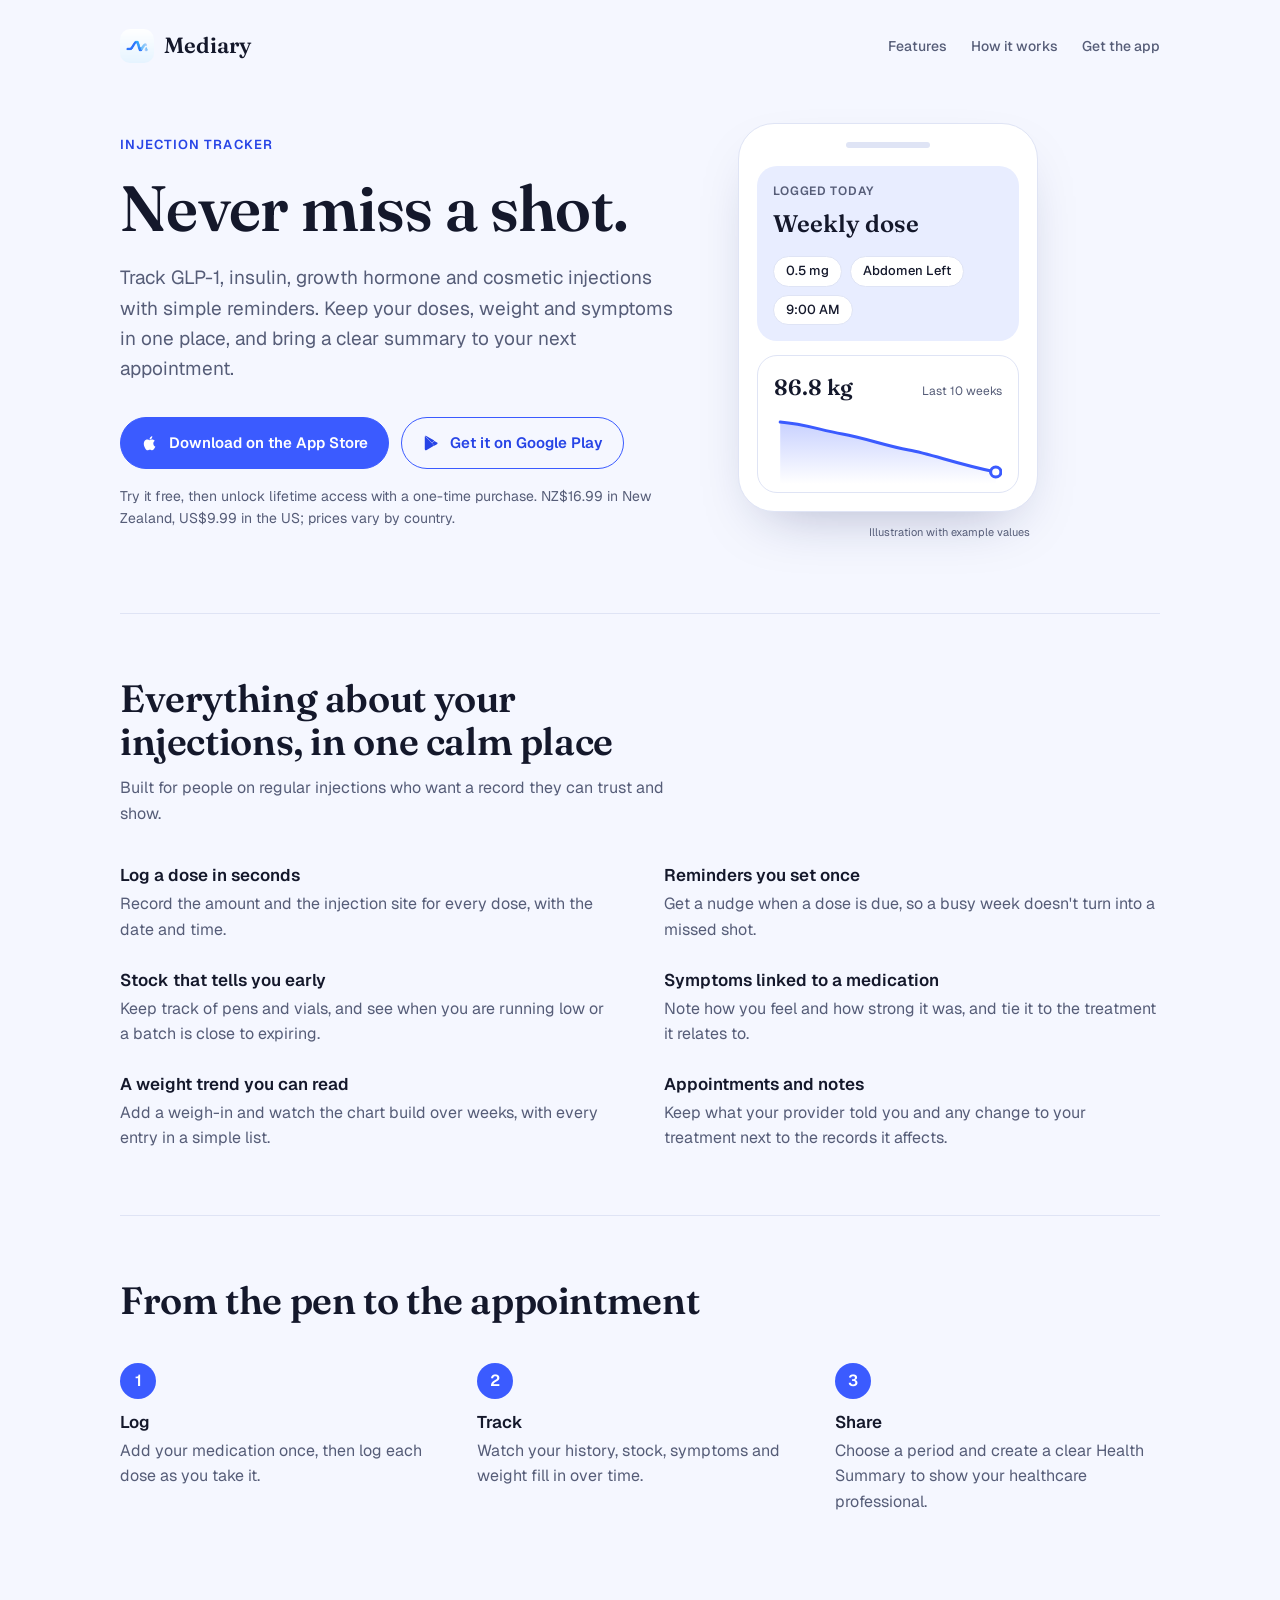
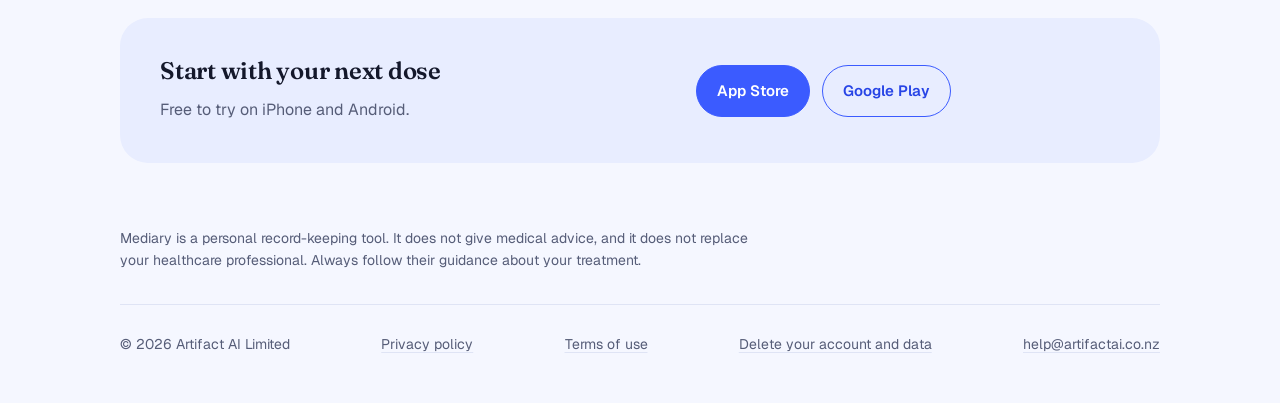
<file: index.html>
<!doctype html>
<html lang="en">
<head>
<meta charset="utf-8">
<meta name="viewport" content="width=device-width, initial-scale=1">
<meta name="description" content="Never miss a shot. Track GLP-1, insulin, growth hormone and cosmetic injections with simple reminders. Free to try on iPhone and Android.">
<link rel="canonical" href="https://artifactai-hub.github.io/mediary-legal/">
<meta property="og:url" content="https://artifactai-hub.github.io/mediary-legal/">
<meta property="og:type" content="website">
<meta property="og:title" content="Mediary: Injection Tracker">
<meta property="og:description" content="Log doses, track weight and symptoms, and share a clear summary with your healthcare professional.">
<meta name="theme-color" content="#3B5BFF">
<link rel="icon" type="image/png" href="assets/favicon.png">
<link rel="apple-touch-icon" href="assets/apple-touch-icon.png">
<title>Mediary</title>
<link rel="stylesheet" href="https://fonts.googleapis.com/css2?family=Fraunces:opsz,wght@9..144,500;9..144,600&family=Geist:wght@400;500;600&display=swap">
<style>
  /* Layout concept: asymmetric hero (text left, phone right), then a plain two-column feature list, a three-step strip, and one download band. */
  :root {
    --bg: #F5F7FF;
    --surface: #FFFFFF;
    --fg: #14182B;
    --muted: #565D78;
    --line: #DFE4F5;
    --accent: #3B5BFF;
    --accent-strong: #2744E6;
    --on-accent: #FFFFFF;
    --soft: #E8EDFF;
    --display: "Fraunces", Georgia, "Times New Roman", serif;
    --body: "Geist", system-ui, -apple-system, "Segoe UI", Roboto, sans-serif;
  }
  @media (prefers-color-scheme: dark) {
    :root:not([data-theme="light"]) {
      --bg: #0E1220;
      --surface: #171C2F;
      --fg: #EDEFFA;
      --muted: #A0A8C8;
      --line: #272D47;
      --accent: #8095FF;
      --accent-strong: #A3B3FF;
      --on-accent: #0E1220;
      --soft: #1D2440;
      color-scheme: dark;
    }
  }
  :root[data-theme="dark"] {
    --bg: #0E1220;
    --surface: #171C2F;
    --fg: #EDEFFA;
    --muted: #A0A8C8;
    --line: #272D47;
    --accent: #8095FF;
    --accent-strong: #A3B3FF;
    --on-accent: #0E1220;
    --soft: #1D2440;
    color-scheme: dark;
  }

  * { box-sizing: border-box; }
  body {
    background: var(--bg);
    color: var(--fg);
    font-family: var(--body);
    font-size: 16px;
    line-height: 1.6;
    padding-left: max(16px, env(safe-area-inset-left, 0px));
    padding-right: max(16px, env(safe-area-inset-right, 0px));
    padding-block: 0;
  }
  a { color: inherit; }
  .wrap { max-width: 1040px; margin: 0 auto; }
  h1, h2, h3 { font-family: var(--display); font-weight: 600; line-height: 1.12; margin: 0; text-wrap: balance; letter-spacing: -0.01em; }
  p { margin: 0; }

  header.top { display: flex; align-items: center; justify-content: space-between; gap: 16px; padding-block: 20px; }
  .brand { display: inline-flex; align-items: center; gap: 10px; text-decoration: none; font-family: var(--display); font-weight: 600; font-size: 22px; }
  .brand .icon { width: 34px; height: 34px; border-radius: 10px; display: block; }
  nav.top a { text-decoration: none; color: var(--muted); font-size: 14px; font-weight: 500; margin-left: 20px; }
  nav.top a:hover { color: var(--fg); }

  .hero { display: grid; grid-template-columns: 1.15fr 0.85fr; gap: 48px; align-items: center; padding-block: 40px 72px; }
  .hero > * { min-width: 0; }
  .eyebrow { font-size: 13px; font-weight: 600; letter-spacing: 0.08em; text-transform: uppercase; color: var(--accent-strong); margin-bottom: 16px; }
  .hero h1 { font-size: clamp(40px, 7vw, 64px); }
  .lede { font-size: 19px; color: var(--muted); max-width: 34em; margin-top: 20px; }
  .stores { display: flex; flex-wrap: wrap; gap: 12px; margin-top: 32px; }
  .btn { display: inline-flex; align-items: center; gap: 10px; padding: 13px 20px; border-radius: 999px; font-weight: 600; font-size: 15px; text-decoration: none; border: 1.5px solid var(--accent); }
  .btn.primary { background: var(--accent); color: var(--on-accent); }
  .btn.ghost { color: var(--accent-strong); background: transparent; }
  .btn:hover { filter: brightness(0.95); }
  .btn:focus-visible, nav.top a:focus-visible, .foot a:focus-visible { outline: 3px solid var(--accent); outline-offset: 3px; }
  .btn svg { width: 18px; height: 18px; fill: currentColor; flex: none; }
  .price-note { margin-top: 16px; font-size: 14px; color: var(--muted); }

  .phone { justify-self: center; width: min(100%, 300px); background: var(--surface); border: 1px solid var(--line); border-radius: 36px; padding: 18px; box-shadow: 0 24px 60px -28px rgba(20, 30, 90, 0.35); }
  .phone .bar { width: 84px; height: 6px; border-radius: 3px; background: var(--line); margin: 0 auto 18px; }
  .dose { background: var(--soft); border-radius: 20px; padding: 16px; }
  .dose .label { font-size: 12px; font-weight: 600; letter-spacing: 0.06em; text-transform: uppercase; color: var(--muted); }
  .dose .name { font-family: var(--display); font-size: 24px; font-weight: 600; margin-top: 4px; }
  .dose .meta { display: flex; gap: 8px; flex-wrap: wrap; margin-top: 12px; }
  .chip { background: var(--surface); border: 1px solid var(--line); border-radius: 999px; padding: 4px 12px; font-size: 13px; font-weight: 500; }
  .weight { margin-top: 14px; border: 1px solid var(--line); border-radius: 20px; padding: 14px 16px 8px; }
  .weight .row { display: flex; justify-content: space-between; align-items: baseline; }
  .weight .big { font-family: var(--display); font-size: 22px; font-weight: 600; }
  .weight .when { font-size: 12px; color: var(--muted); }
  .weight svg { display: block; width: 100%; height: 72px; margin-top: 6px; }
  .illus { text-align: center; font-size: 11px; color: var(--muted); margin-top: 12px; }

  section { padding-block: 64px; border-top: 1px solid var(--line); }
  section h2 { font-size: clamp(28px, 4.5vw, 38px); max-width: 18em; }
  .sub { color: var(--muted); max-width: 36em; margin-top: 12px; }

  .features { display: grid; grid-template-columns: 1fr 1fr; gap: 28px 48px; margin-top: 40px; }
  .features > div { min-width: 0; }
  .features h3 { font-family: var(--body); font-size: 17px; font-weight: 600; letter-spacing: 0; }
  .features p { color: var(--muted); margin-top: 6px; }

  .steps { counter-reset: step; display: grid; grid-template-columns: repeat(3, 1fr); gap: 32px; margin-top: 40px; list-style: none; padding: 0; }
  .steps li { counter-increment: step; min-width: 0; }
  .steps li::before { content: counter(step); display: grid; place-items: center; width: 36px; height: 36px; border-radius: 50%; background: var(--accent); color: var(--on-accent); font-weight: 600; margin-bottom: 14px; }
  .steps h3 { font-family: var(--body); font-size: 17px; font-weight: 600; letter-spacing: 0; }
  .steps p { color: var(--muted); margin-top: 6px; }

  .band { background: var(--soft); border-radius: 28px; padding: 40px; display: grid; grid-template-columns: 1.2fr 1fr; gap: 28px; align-items: center; border-top: 0; margin-block: 24px 64px; }
  .band > * { min-width: 0; }
  .band .stores { margin-top: 0; justify-content: flex-start; }

  .care { font-size: 14px; color: var(--muted); max-width: 46em; margin-bottom: 32px; }
  .foot { display: flex; flex-wrap: wrap; gap: 12px 24px; justify-content: space-between; font-size: 14px; color: var(--muted); padding-block: 28px 40px; border-top: 1px solid var(--line); }
  .foot a { text-decoration-color: var(--line); text-underline-offset: 3px; }

  @media (max-width: 760px) {
    .hero { grid-template-columns: 1fr; gap: 36px; padding-block: 24px 48px; }
    .features, .steps, .band { grid-template-columns: 1fr; }
    .band { padding: 28px 22px; }
    nav.top a:not(.keep) { display: none; }
  }
  @media (prefers-reduced-motion: no-preference) {
    .btn { transition: filter 0.15s ease; }
  }
</style>
</head>
<body>
<div class="wrap">
  <header class="top">
    <a class="brand" href="#top" aria-label="Mediary">
      <img class="icon" src="assets/app-icon.png" alt="" width="34" height="34">
      Mediary
    </a>
    <nav class="top" aria-label="Page">
      <a href="#features">Features</a>
      <a href="#how">How it works</a>
      <a class="keep" href="#get">Get the app</a>
    </nav>
  </header>

  <main id="top">
    <div class="hero">
      <div>
        <p class="eyebrow">Injection tracker</p>
        <h1>Never miss a shot.</h1>
        <p class="lede">Track GLP-1, insulin, growth hormone and cosmetic injections with simple reminders. Keep your doses, weight and symptoms in one place, and bring a clear summary to your next appointment.</p>
        <div class="stores" id="get">
          <a class="btn primary" href="https://apps.apple.com/us/app/mediary/id6821544844" target="_blank" rel="noopener">
            <svg viewBox="0 0 24 24" aria-hidden="true"><path d="M16.4 12.6c0-2.3 1.9-3.4 2-3.5-1.1-1.6-2.8-1.8-3.4-1.8-1.4-.1-2.8.9-3.5.9-.7 0-1.9-.8-3.1-.8-1.6 0-3.1.9-3.9 2.4-1.7 2.9-.4 7.2 1.2 9.5.8 1.2 1.7 2.4 3 2.4 1.2 0 1.6-.8 3.1-.8s1.8.8 3.1.8c1.3 0 2.1-1.2 2.9-2.3.9-1.3 1.3-2.6 1.3-2.7-.1 0-2.7-1-2.7-4.1zM14.1 5.9c.6-.8 1.1-1.9 1-3-.9 0-2.1.6-2.7 1.4-.6.7-1.1 1.8-1 2.9 1.1.1 2.1-.5 2.7-1.3z"/></svg>
            Download on the App Store
          </a>
          <a class="btn ghost" href="https://play.google.com/store/apps/details?id=nz.co.artifactai.mediary" target="_blank" rel="noopener">
            <svg viewBox="0 0 24 24" aria-hidden="true"><path d="M4.2 2.6c-.3.3-.5.8-.5 1.4v16c0 .6.2 1.1.5 1.4l.1.1 9-9v-.2l-9-9zM16.3 15.5l-3-3v-.2l3-3 .1.1 3.6 2c1 .6 1 1.5 0 2.1l-3.6 2-.1 0zM16.4 15.4l-3.1-3.1-9.1 9.1c.3.4.9.4 1.5.1l10.7-6.1zM16.4 8.6 5.7 2.5c-.6-.3-1.2-.3-1.5.1l9.1 9.1 3.1-3.1z"/></svg>
            Get it on Google Play
          </a>
        </div>
        <p class="price-note">Try it free, then unlock lifetime access with a one-time purchase. NZ$16.99 in New Zealand, US$9.99 in the US; prices vary by country.</p>
      </div>

      <div>
        <div class="phone" role="img" aria-label="Illustration of the Mediary app showing a logged dose and a weight chart">
          <div class="bar"></div>
          <div class="dose">
            <p class="label">Logged today</p>
            <p class="name">Weekly dose</p>
            <div class="meta">
              <span class="chip">0.5 mg</span>
              <span class="chip">Abdomen Left</span>
              <span class="chip">9:00 AM</span>
            </div>
          </div>
          <div class="weight">
            <div class="row"><span class="big">86.8 kg</span><span class="when">Last 10 weeks</span></div>
            <svg viewBox="0 0 220 72" preserveAspectRatio="none" aria-hidden="true">
              <defs>
                <linearGradient id="wfill" x1="0" y1="0" x2="0" y2="1">
                  <stop offset="0" style="stop-color: var(--accent); stop-opacity: 0.28"/>
                  <stop offset="1" style="stop-color: var(--accent); stop-opacity: 0"/>
                </linearGradient>
              </defs>
              <path d="M6 10 C 30 12, 44 18, 66 22 S 108 34, 130 38 S 176 52, 214 60 L 214 72 L 6 72 Z" fill="url(#wfill)"/>
              <path d="M6 10 C 30 12, 44 18, 66 22 S 108 34, 130 38 S 176 52, 214 60" fill="none" stroke="var(--accent)" stroke-width="3" stroke-linecap="round"/>
              <circle cx="214" cy="60" r="5" fill="var(--surface)" stroke="var(--accent)" stroke-width="3"/>
            </svg>
          </div>
        </div>
        <p class="illus">Illustration with example values</p>
      </div>
    </div>

    <section id="features">
      <h2>Everything about your injections, in one calm place</h2>
      <p class="sub">Built for people on regular injections who want a record they can trust and show.</p>
      <div class="features">
        <div>
          <h3>Log a dose in seconds</h3>
          <p>Record the amount and the injection site for every dose, with the date and time.</p>
        </div>
        <div>
          <h3>Reminders you set once</h3>
          <p>Get a nudge when a dose is due, so a busy week doesn't turn into a missed shot.</p>
        </div>
        <div>
          <h3>Stock that tells you early</h3>
          <p>Keep track of pens and vials, and see when you are running low or a batch is close to expiring.</p>
        </div>
        <div>
          <h3>Symptoms linked to a medication</h3>
          <p>Note how you feel and how strong it was, and tie it to the treatment it relates to.</p>
        </div>
        <div>
          <h3>A weight trend you can read</h3>
          <p>Add a weigh-in and watch the chart build over weeks, with every entry in a simple list.</p>
        </div>
        <div>
          <h3>Appointments and notes</h3>
          <p>Keep what your provider told you and any change to your treatment next to the records it affects.</p>
        </div>
      </div>
    </section>

    <section id="how">
      <h2>From the pen to the appointment</h2>
      <ol class="steps">
        <li>
          <h3>Log</h3>
          <p>Add your medication once, then log each dose as you take it.</p>
        </li>
        <li>
          <h3>Track</h3>
          <p>Watch your history, stock, symptoms and weight fill in over time.</p>
        </li>
        <li>
          <h3>Share</h3>
          <p>Choose a period and create a clear Health Summary to show your healthcare professional.</p>
        </li>
      </ol>
    </section>

    <div class="band">
      <div>
        <h2>Start with your next dose</h2>
        <p class="sub">Free to try on iPhone and Android.</p>
      </div>
      <div class="stores">
        <a class="btn primary" href="https://apps.apple.com/us/app/mediary/id6821544844" target="_blank" rel="noopener">App Store</a>
        <a class="btn ghost" href="https://play.google.com/store/apps/details?id=nz.co.artifactai.mediary" target="_blank" rel="noopener">Google Play</a>
      </div>
    </div>

    <p class="care">Mediary is a personal record-keeping tool. It does not give medical advice, and it does not replace your healthcare professional. Always follow their guidance about your treatment.</p>
  </main>

  <footer class="foot">
    <span>&copy; 2026 Artifact AI Limited</span>
    <a href="https://artifactai-hub.github.io/mediary-legal/privacy.html" target="_blank" rel="noopener">Privacy policy</a>
    <a href="https://artifactai-hub.github.io/mediary-legal/terms.html" target="_blank" rel="noopener">Terms of use</a>
    <a href="https://artifactai-hub.github.io/mediary-legal/delete-account/" target="_blank" rel="noopener">Delete your account and data</a>
    <a href="mailto:help@artifactai.co.nz">help@artifactai.co.nz</a>
  </footer>
</div>
</body>
</html>
</file>
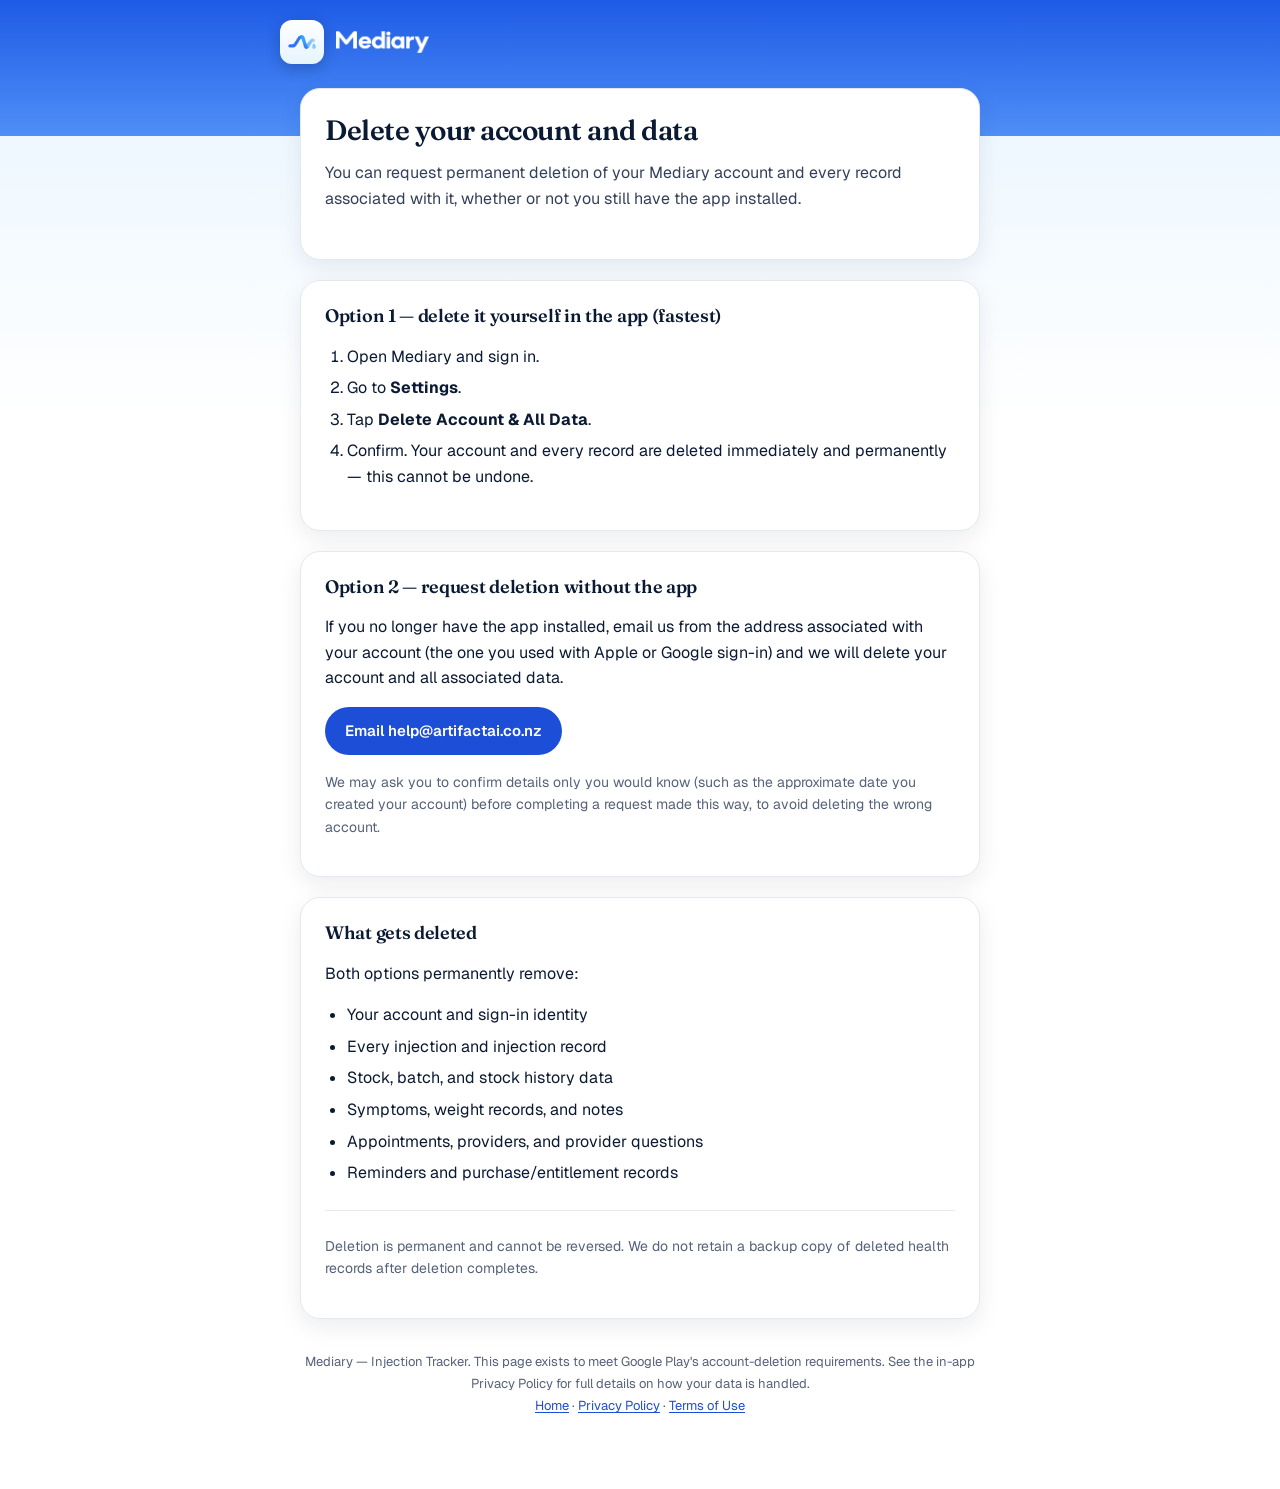
<file: delete-account/index.html>
<!doctype html>
<html lang="en">
<head>
  <meta charset="utf-8" />
  <meta name="viewport" content="width=device-width, initial-scale=1" />
  <title>Delete your Mediary account — Mediary</title>
  <link rel="preconnect" href="https://fonts.googleapis.com" />
<link rel="preconnect" href="https://fonts.gstatic.com" crossorigin />
<link href="https://fonts.googleapis.com/css2?family=Fraunces:opsz,wght@9..144,500;9..144,600&family=Geist:wght@400;500;600&display=swap" rel="stylesheet" />
<meta name="theme-color" content="#1E5BE6" />
<link rel="icon" type="image/png" href="../assets/favicon.png" />
<link rel="apple-touch-icon" href="../assets/apple-touch-icon.png" />
<link rel="stylesheet" href="../assets/style.css" />
</head>
<body>
  <header class="hero"><div class="hero-inner"><a class="brand" href="../"><img class="icon" src="../assets/app-icon.png" alt="" width="44" height="44" /><img class="wordmark" src="../assets/wordmark-white.png" alt="Mediary" /></a></div></header>
<div class="wrap">

    <div class="card">
    <h1>Delete your account and data</h1>
    <p class="subtitle">
      You can request permanent deletion of your Mediary account and every
      record associated with it, whether or not you still have the app
      installed.
    </p>
    </div>

    <div class="card">
      <h2>Option 1 — delete it yourself in the app (fastest)</h2>
      <ol>
        <li>Open Mediary and sign in.</li>
        <li>Go to <strong>Settings</strong>.</li>
        <li>Tap <strong>Delete Account &amp; All Data</strong>.</li>
        <li>Confirm. Your account and every record are deleted immediately
          and permanently — this cannot be undone.</li>
      </ol>
    </div>

    <div class="card">
      <h2>Option 2 — request deletion without the app</h2>
      <p>
        If you no longer have the app installed, email us from the address
        associated with your account (the one you used with Apple or Google
        sign-in) and we will delete your account and all associated data.
      </p>
      <p>
        <a class="button" href="mailto:help@artifactai.co.nz?subject=Account%20deletion%20request">
          Email help@artifactai.co.nz
        </a>
      </p>
      <p class="muted">
        We may ask you to confirm details only you would know (such as the
        approximate date you created your account) before completing a
        request made this way, to avoid deleting the wrong account.
      </p>
    </div>

    <div class="card">
      <h2>What gets deleted</h2>
      <p>Both options permanently remove:</p>
      <ul>
        <li>Your account and sign-in identity</li>
        <li>Every injection and injection record</li>
        <li>Stock, batch, and stock history data</li>
        <li>Symptoms, weight records, and notes</li>
        <li>Appointments, providers, and provider questions</li>
        <li>Reminders and purchase/entitlement records</li>
      </ul>
      <hr class="divider" />
      <p class="muted">
        Deletion is permanent and cannot be reversed. We do not retain a
        backup copy of deleted health records after deletion completes.
      </p>
    </div>

    <footer>
      Mediary — Injection Tracker. This page exists to meet
      Google Play's account-deletion requirements. See the in-app Privacy
      Policy for full details on how your data is handled.
      <br /><a href="../">Home</a> · <a href="../privacy.html">Privacy Policy</a> · <a href="../terms.html">Terms of Use</a>
    </footer>
  </div>
</body>
</html>
</file>
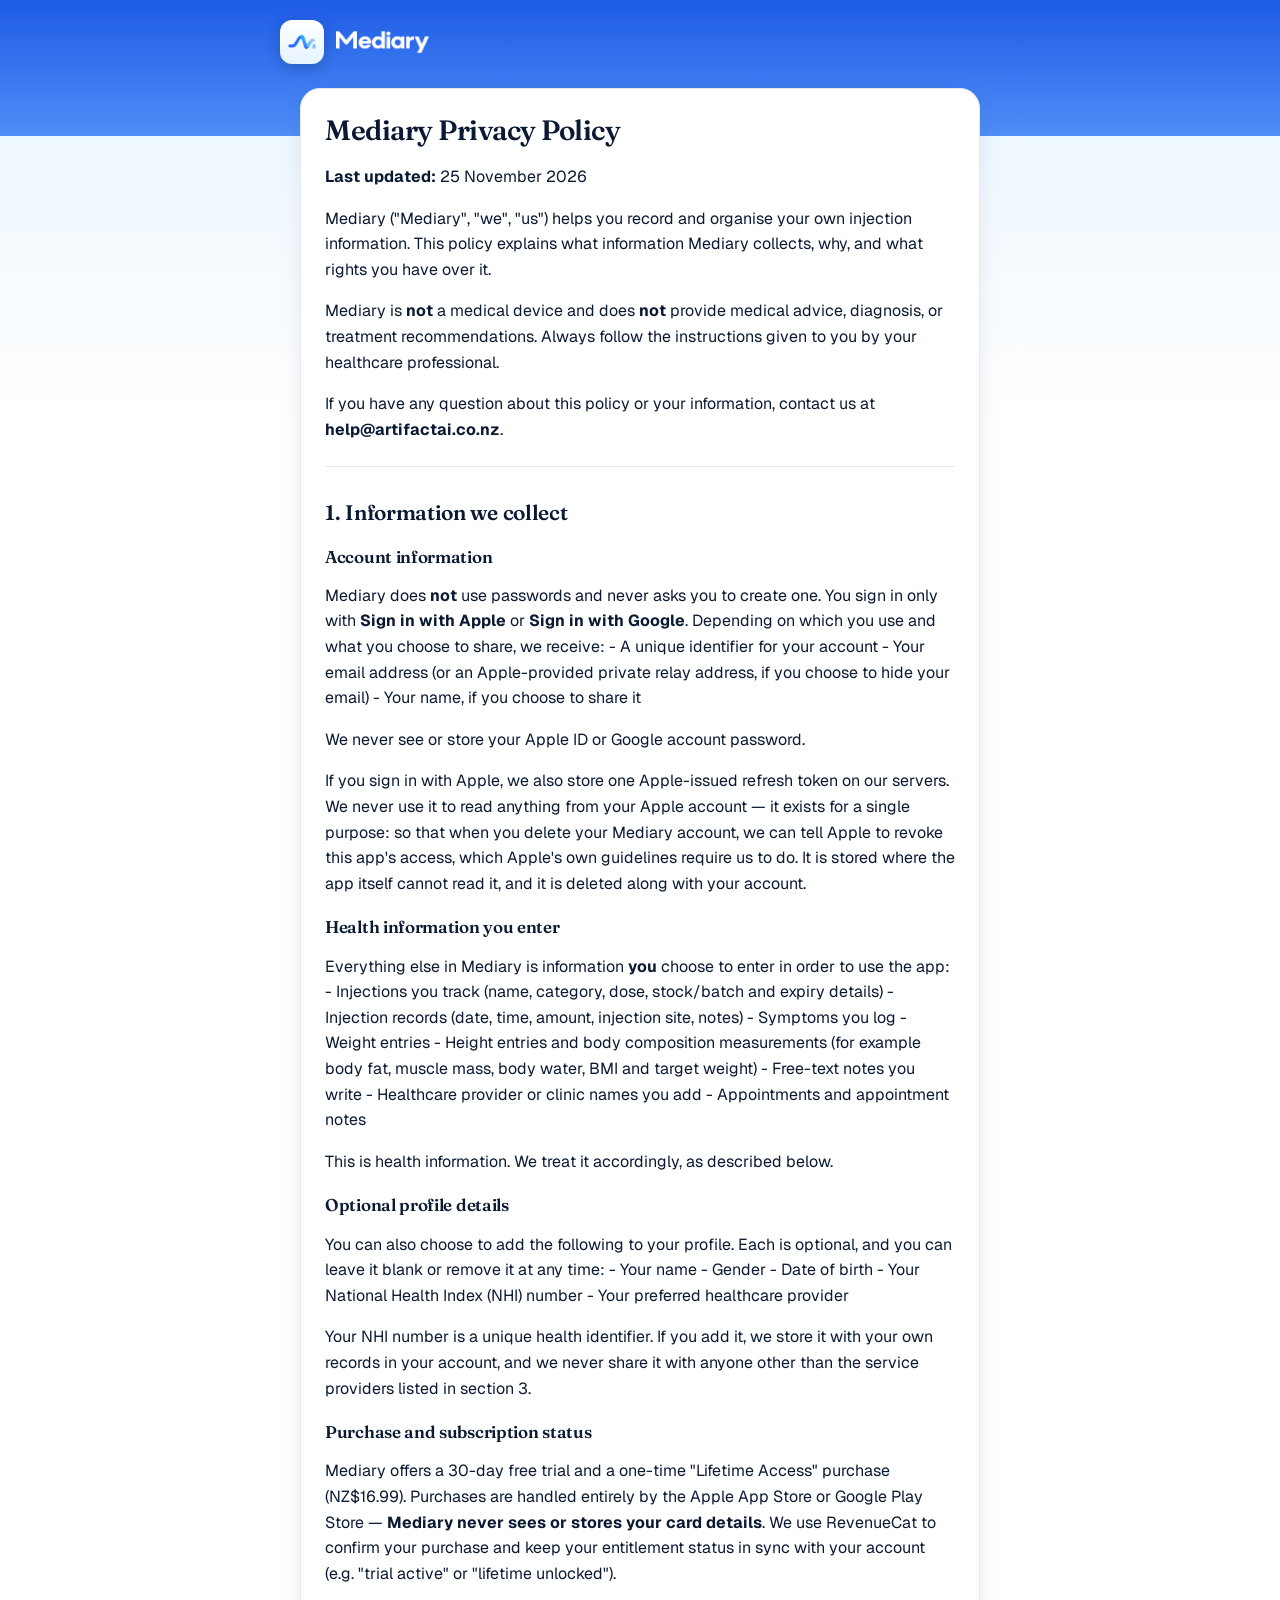
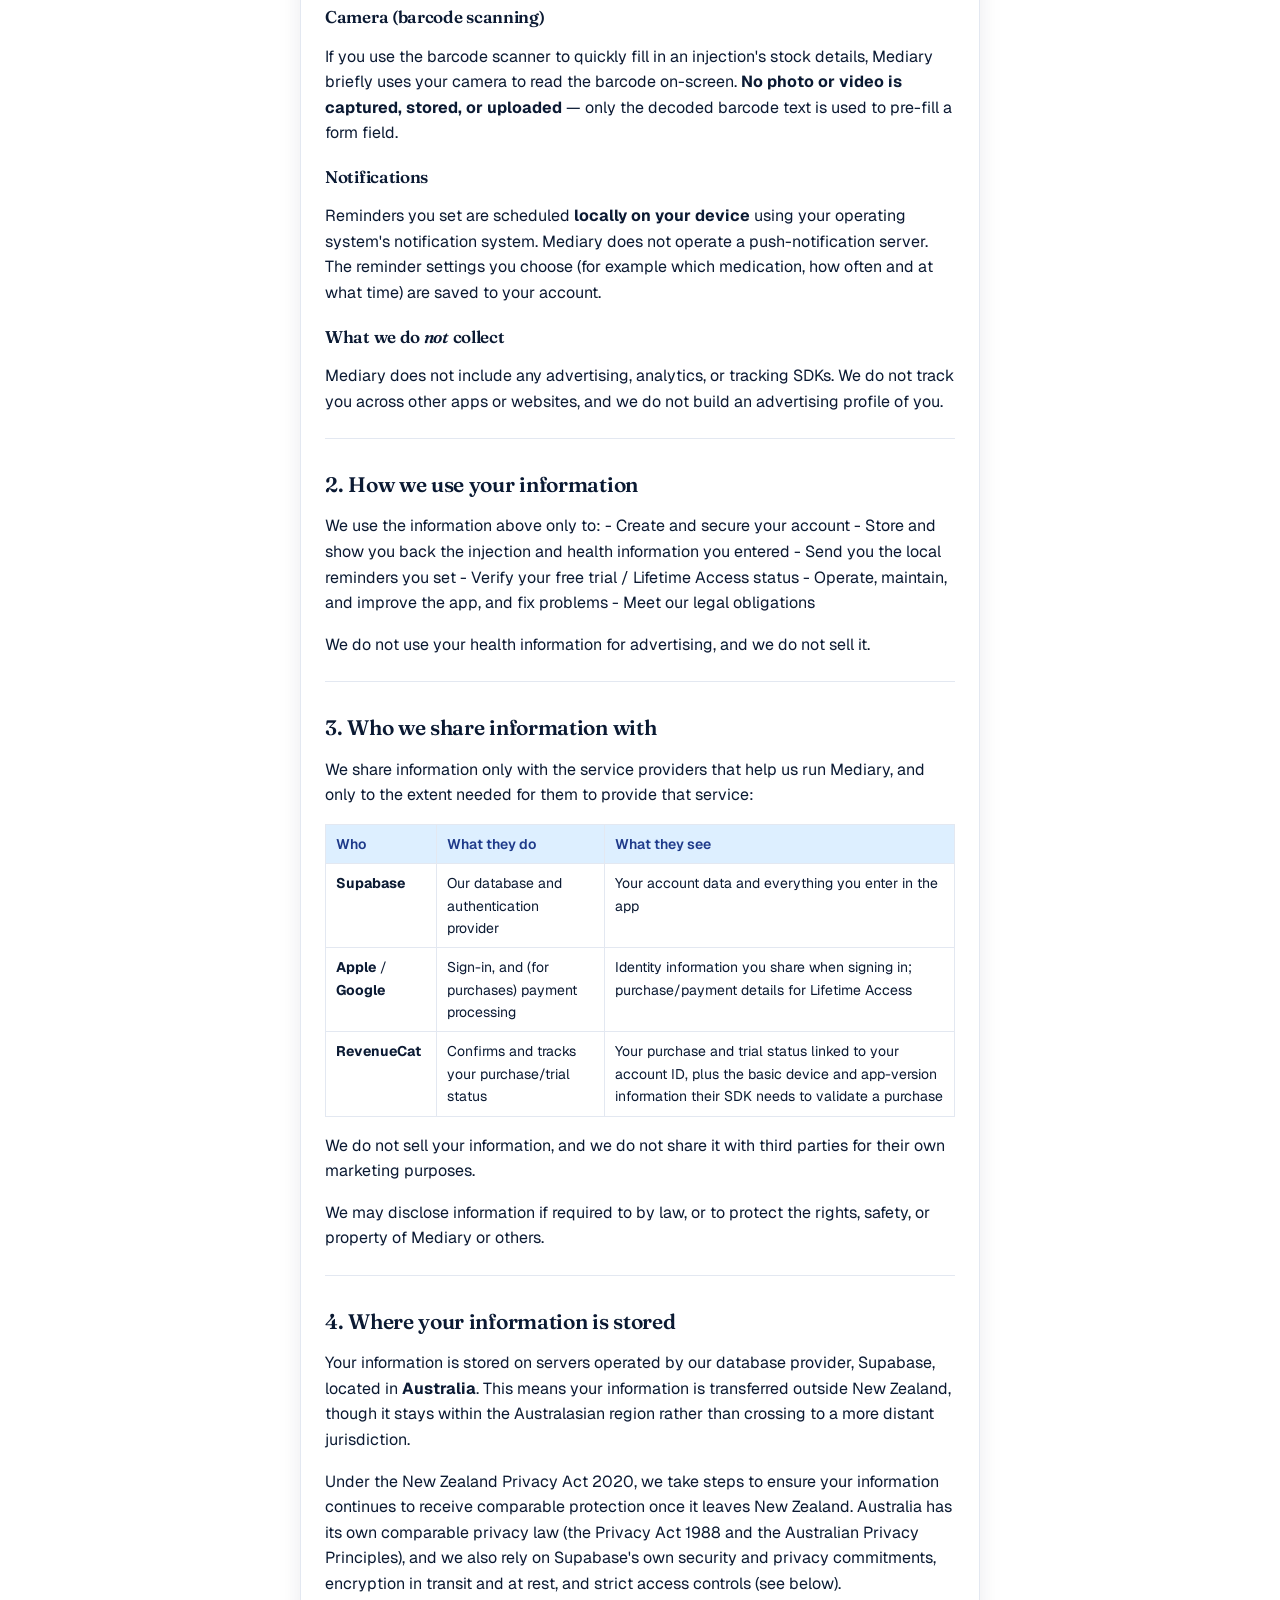
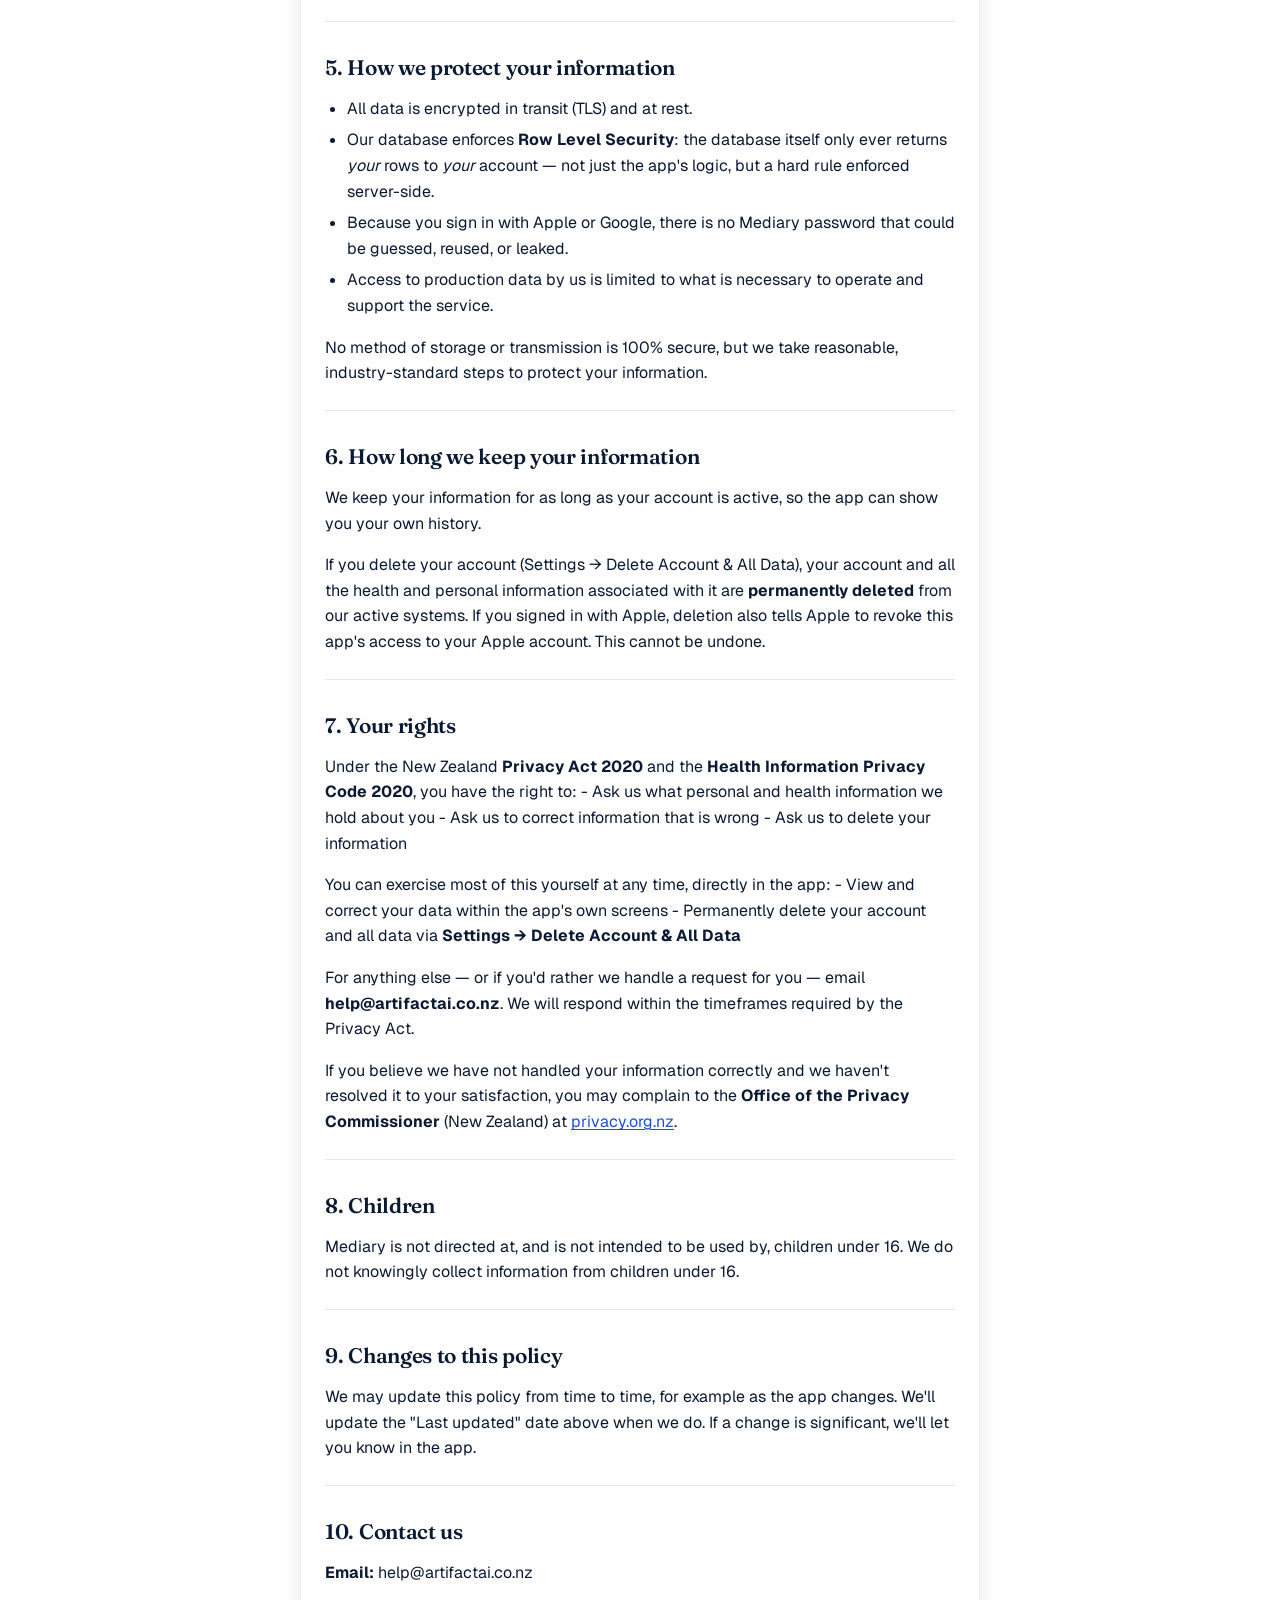
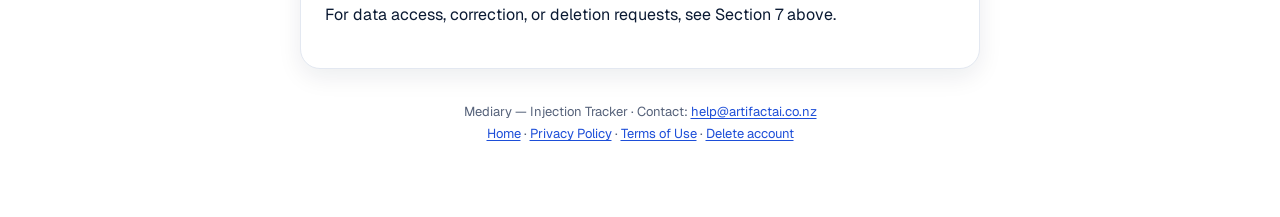
<file: privacy.html>
<!doctype html>
<html lang="en">
<head>
<meta charset="utf-8" />
<meta name="viewport" content="width=device-width, initial-scale=1" />
<title>Privacy Policy — Mediary</title>
<link rel="preconnect" href="https://fonts.googleapis.com" />
<link rel="preconnect" href="https://fonts.gstatic.com" crossorigin />
<link href="https://fonts.googleapis.com/css2?family=Fraunces:opsz,wght@9..144,500;9..144,600&family=Geist:wght@400;500;600&display=swap" rel="stylesheet" />
<meta name="theme-color" content="#1E5BE6" />
<link rel="icon" type="image/png" href="assets/favicon.png" />
<link rel="apple-touch-icon" href="assets/apple-touch-icon.png" />
<link rel="stylesheet" href="assets/style.css" />
</head>
<body>
<header class="hero"><div class="hero-inner"><a class="brand" href="./"><img class="icon" src="assets/app-icon.png" alt="" width="44" height="44" /><img class="wordmark" src="assets/wordmark-white.png" alt="Mediary" /></a></div></header>
<div class="wrap">
<article class="doc">
<h1>Mediary Privacy Policy</h1>
<p><strong>Last updated:</strong> 25 November 2026</p>
<p>Mediary ("Mediary", "we", "us") helps you record and organise your own injection information. This policy explains what information Mediary collects, why, and what rights you have over it.</p>
<p>Mediary is <strong>not</strong> a medical device and does <strong>not</strong> provide medical advice, diagnosis, or treatment recommendations. Always follow the instructions given to you by your healthcare professional.</p>
<p>If you have any question about this policy or your information, contact us at <strong>help@artifactai.co.nz</strong>.</p>
<hr />
<h2>1. Information we collect</h2>
<h3>Account information</h3>
<p>Mediary does <strong>not</strong> use passwords and never asks you to create one. You sign in only with <strong>Sign in with Apple</strong> or <strong>Sign in with Google</strong>. Depending on which you use and what you choose to share, we receive:
- A unique identifier for your account
- Your email address (or an Apple-provided private relay address, if you choose to hide your email)
- Your name, if you choose to share it</p>
<p>We never see or store your Apple ID or Google account password.</p>
<p>If you sign in with Apple, we also store one Apple-issued refresh token on our servers. We never use it to read anything from your Apple account — it exists for a single purpose: so that when you delete your Mediary account, we can tell Apple to revoke this app's access, which Apple's own guidelines require us to do. It is stored where the app itself cannot read it, and it is deleted along with your account.</p>
<h3>Health information you enter</h3>
<p>Everything else in Mediary is information <strong>you</strong> choose to enter in order to use the app:
- Injections you track (name, category, dose, stock/batch and expiry details)
- Injection records (date, time, amount, injection site, notes)
- Symptoms you log
- Weight entries
- Height entries and body composition measurements (for example body fat, muscle mass, body water, BMI and target weight)
- Free-text notes you write
- Healthcare provider or clinic names you add
- Appointments and appointment notes</p>
<p>This is health information. We treat it accordingly, as described below.</p>
<h3>Optional profile details</h3>
<p>You can also choose to add the following to your profile. Each is optional, and you can leave it blank or remove it at any time:
- Your name
- Gender
- Date of birth
- Your National Health Index (NHI) number
- Your preferred healthcare provider</p>
<p>Your NHI number is a unique health identifier. If you add it, we store it with your own records in your account, and we never share it with anyone other than the service providers listed in section 3.</p>
<h3>Purchase and subscription status</h3>
<p>Mediary offers a 30-day free trial and a one-time "Lifetime Access" purchase (NZ$16.99). Purchases are handled entirely by the Apple App Store or Google Play Store — <strong>Mediary never sees or stores your card details</strong>. We use RevenueCat to confirm your purchase and keep your entitlement status in sync with your account (e.g. "trial active" or "lifetime unlocked").</p>
<h3>Camera (barcode scanning)</h3>
<p>If you use the barcode scanner to quickly fill in an injection's stock details, Mediary briefly uses your camera to read the barcode on-screen. <strong>No photo or video is captured, stored, or uploaded</strong> — only the decoded barcode text is used to pre-fill a form field.</p>
<h3>Notifications</h3>
<p>Reminders you set are scheduled <strong>locally on your device</strong> using your operating system's notification system. Mediary does not operate a push-notification server. The reminder settings you choose (for example which medication, how often and at what time) are saved to your account.</p>
<h3>What we do <em>not</em> collect</h3>
<p>Mediary does not include any advertising, analytics, or tracking SDKs. We do not track you across other apps or websites, and we do not build an advertising profile of you.</p>
<hr />
<h2>2. How we use your information</h2>
<p>We use the information above only to:
- Create and secure your account
- Store and show you back the injection and health information you entered
- Send you the local reminders you set
- Verify your free trial / Lifetime Access status
- Operate, maintain, and improve the app, and fix problems
- Meet our legal obligations</p>
<p>We do not use your health information for advertising, and we do not sell it.</p>
<hr />
<h2>3. Who we share information with</h2>
<p>We share information only with the service providers that help us run Mediary, and only to the extent needed for them to provide that service:</p>
<table>
<thead>
<tr>
<th>Who</th>
<th>What they do</th>
<th>What they see</th>
</tr>
</thead>
<tbody>
<tr>
<td><strong>Supabase</strong></td>
<td>Our database and authentication provider</td>
<td>Your account data and everything you enter in the app</td>
</tr>
<tr>
<td><strong>Apple</strong> / <strong>Google</strong></td>
<td>Sign-in, and (for purchases) payment processing</td>
<td>Identity information you share when signing in; purchase/payment details for Lifetime Access</td>
</tr>
<tr>
<td><strong>RevenueCat</strong></td>
<td>Confirms and tracks your purchase/trial status</td>
<td>Your purchase and trial status linked to your account ID, plus the basic device and app-version information their SDK needs to validate a purchase</td>
</tr>
</tbody>
</table>
<p>We do not sell your information, and we do not share it with third parties for their own marketing purposes.</p>
<p>We may disclose information if required to by law, or to protect the rights, safety, or property of Mediary or others.</p>
<hr />
<h2>4. Where your information is stored</h2>
<p>Your information is stored on servers operated by our database provider, Supabase, located in <strong>Australia</strong>. This means your information is transferred outside New Zealand, though it stays within the Australasian region rather than crossing to a more distant jurisdiction.</p>
<p>Under the New Zealand Privacy Act 2020, we take steps to ensure your information continues to receive comparable protection once it leaves New Zealand. Australia has its own comparable privacy law (the Privacy Act 1988 and the Australian Privacy Principles), and we also rely on Supabase's own security and privacy commitments, encryption in transit and at rest, and strict access controls (see below).</p>
<hr />
<h2>5. How we protect your information</h2>
<ul>
<li>All data is encrypted in transit (TLS) and at rest.</li>
<li>Our database enforces <strong>Row Level Security</strong>: the database itself only ever returns <em>your</em> rows to <em>your</em> account — not just the app's logic, but a hard rule enforced server-side.</li>
<li>Because you sign in with Apple or Google, there is no Mediary password that could be guessed, reused, or leaked.</li>
<li>Access to production data by us is limited to what is necessary to operate and support the service.</li>
</ul>
<p>No method of storage or transmission is 100% secure, but we take reasonable, industry-standard steps to protect your information.</p>
<hr />
<h2>6. How long we keep your information</h2>
<p>We keep your information for as long as your account is active, so the app can show you your own history.</p>
<p>If you delete your account (Settings → Delete Account &amp; All Data), your account and all the health and personal information associated with it are <strong>permanently deleted</strong> from our active systems. If you signed in with Apple, deletion also tells Apple to revoke this app's access to your Apple account. This cannot be undone.</p>
<hr />
<h2>7. Your rights</h2>
<p>Under the New Zealand <strong>Privacy Act 2020</strong> and the <strong>Health Information Privacy Code 2020</strong>, you have the right to:
- Ask us what personal and health information we hold about you
- Ask us to correct information that is wrong
- Ask us to delete your information</p>
<p>You can exercise most of this yourself at any time, directly in the app:
- View and correct your data within the app's own screens
- Permanently delete your account and all data via <strong>Settings → Delete Account &amp; All Data</strong></p>
<p>For anything else — or if you'd rather we handle a request for you — email <strong>help@artifactai.co.nz</strong>. We will respond within the timeframes required by the Privacy Act.</p>
<p>If you believe we have not handled your information correctly and we haven't resolved it to your satisfaction, you may complain to the <strong>Office of the Privacy Commissioner</strong> (New Zealand) at <a href="https://www.privacy.org.nz">privacy.org.nz</a>.</p>
<hr />
<h2>8. Children</h2>
<p>Mediary is not directed at, and is not intended to be used by, children under 16. We do not knowingly collect information from children under 16.</p>
<hr />
<h2>9. Changes to this policy</h2>
<p>We may update this policy from time to time, for example as the app changes. We'll update the "Last updated" date above when we do. If a change is significant, we'll let you know in the app.</p>
<hr />
<h2>10. Contact us</h2>
<p><strong>Email:</strong> help@artifactai.co.nz</p>
<p>For data access, correction, or deletion requests, see Section 7 above.</p>
</article>
<footer>Mediary — Injection Tracker · Contact: <a href="mailto:help@artifactai.co.nz">help@artifactai.co.nz</a><br><a href="./">Home</a> · <a href="privacy.html">Privacy Policy</a> · <a href="terms.html">Terms of Use</a> · <a href="delete-account/">Delete account</a></footer>
</div>
</body>
</html>
</file>
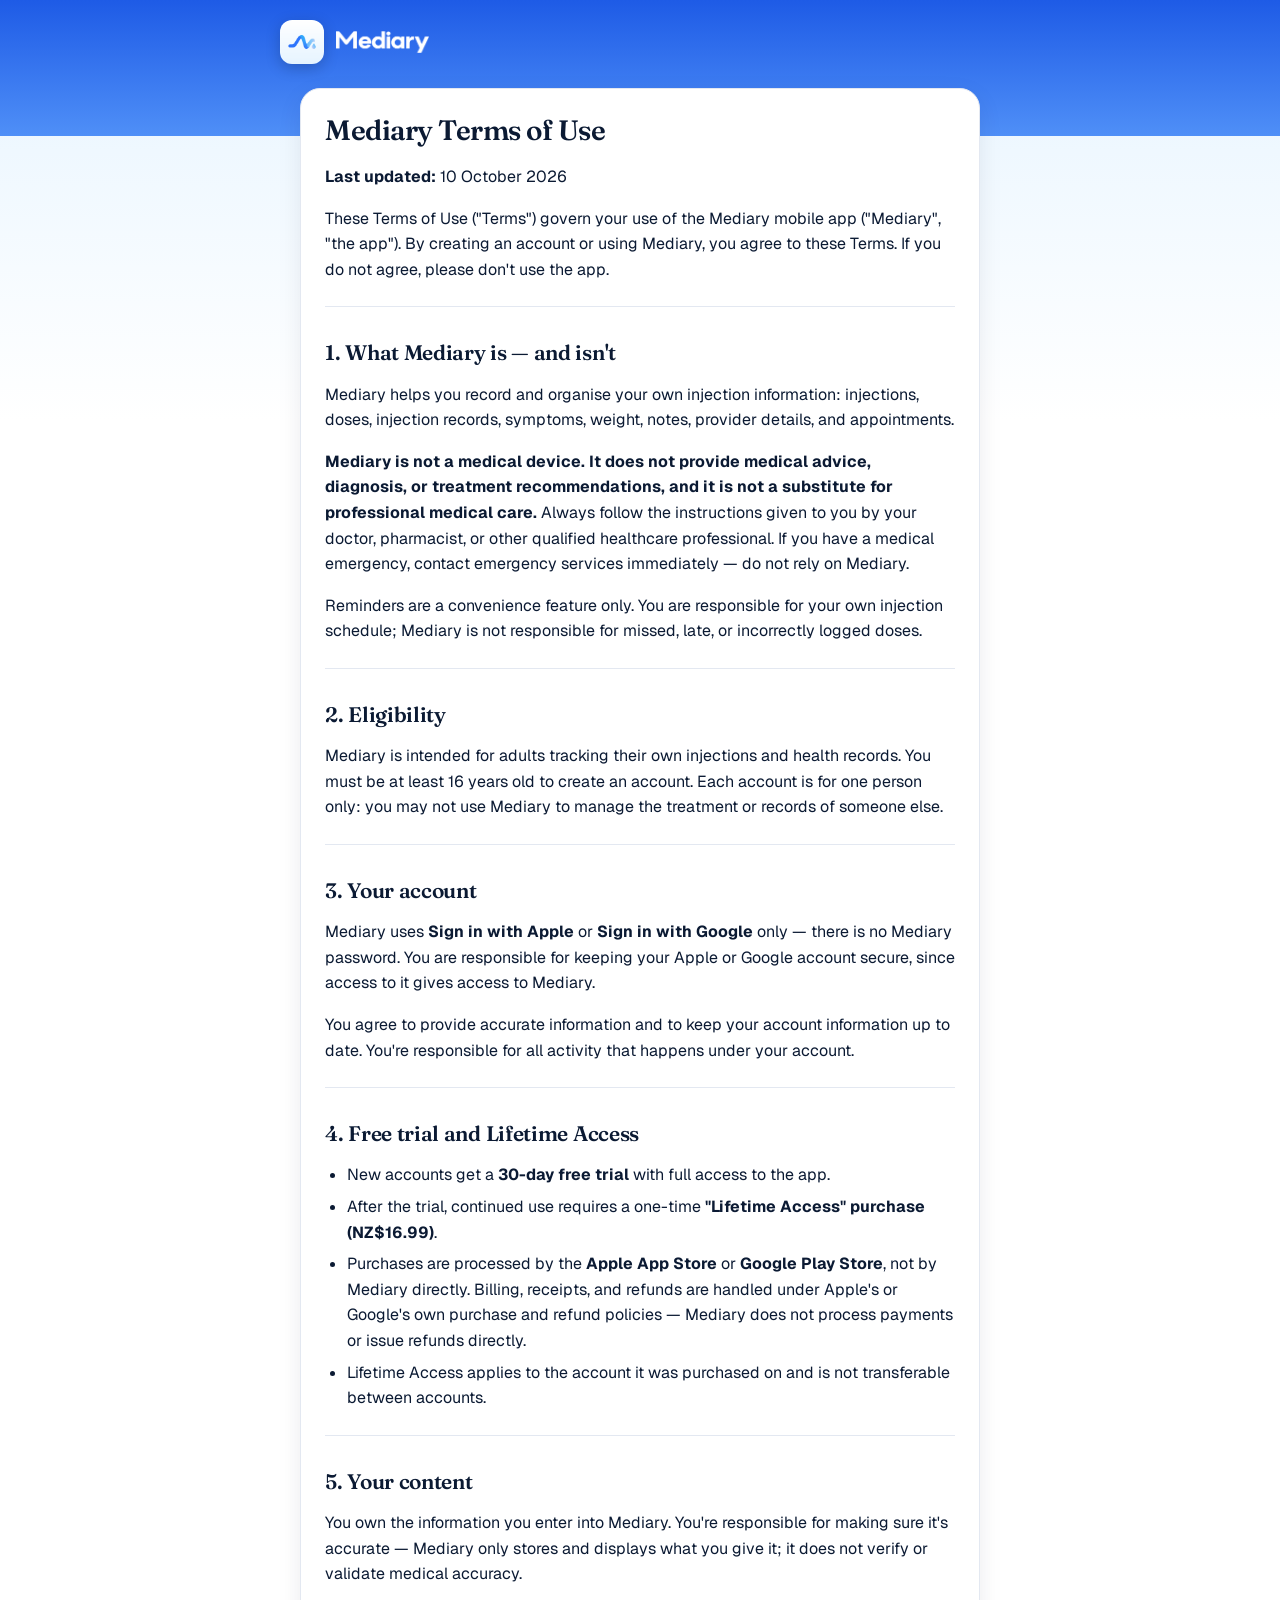
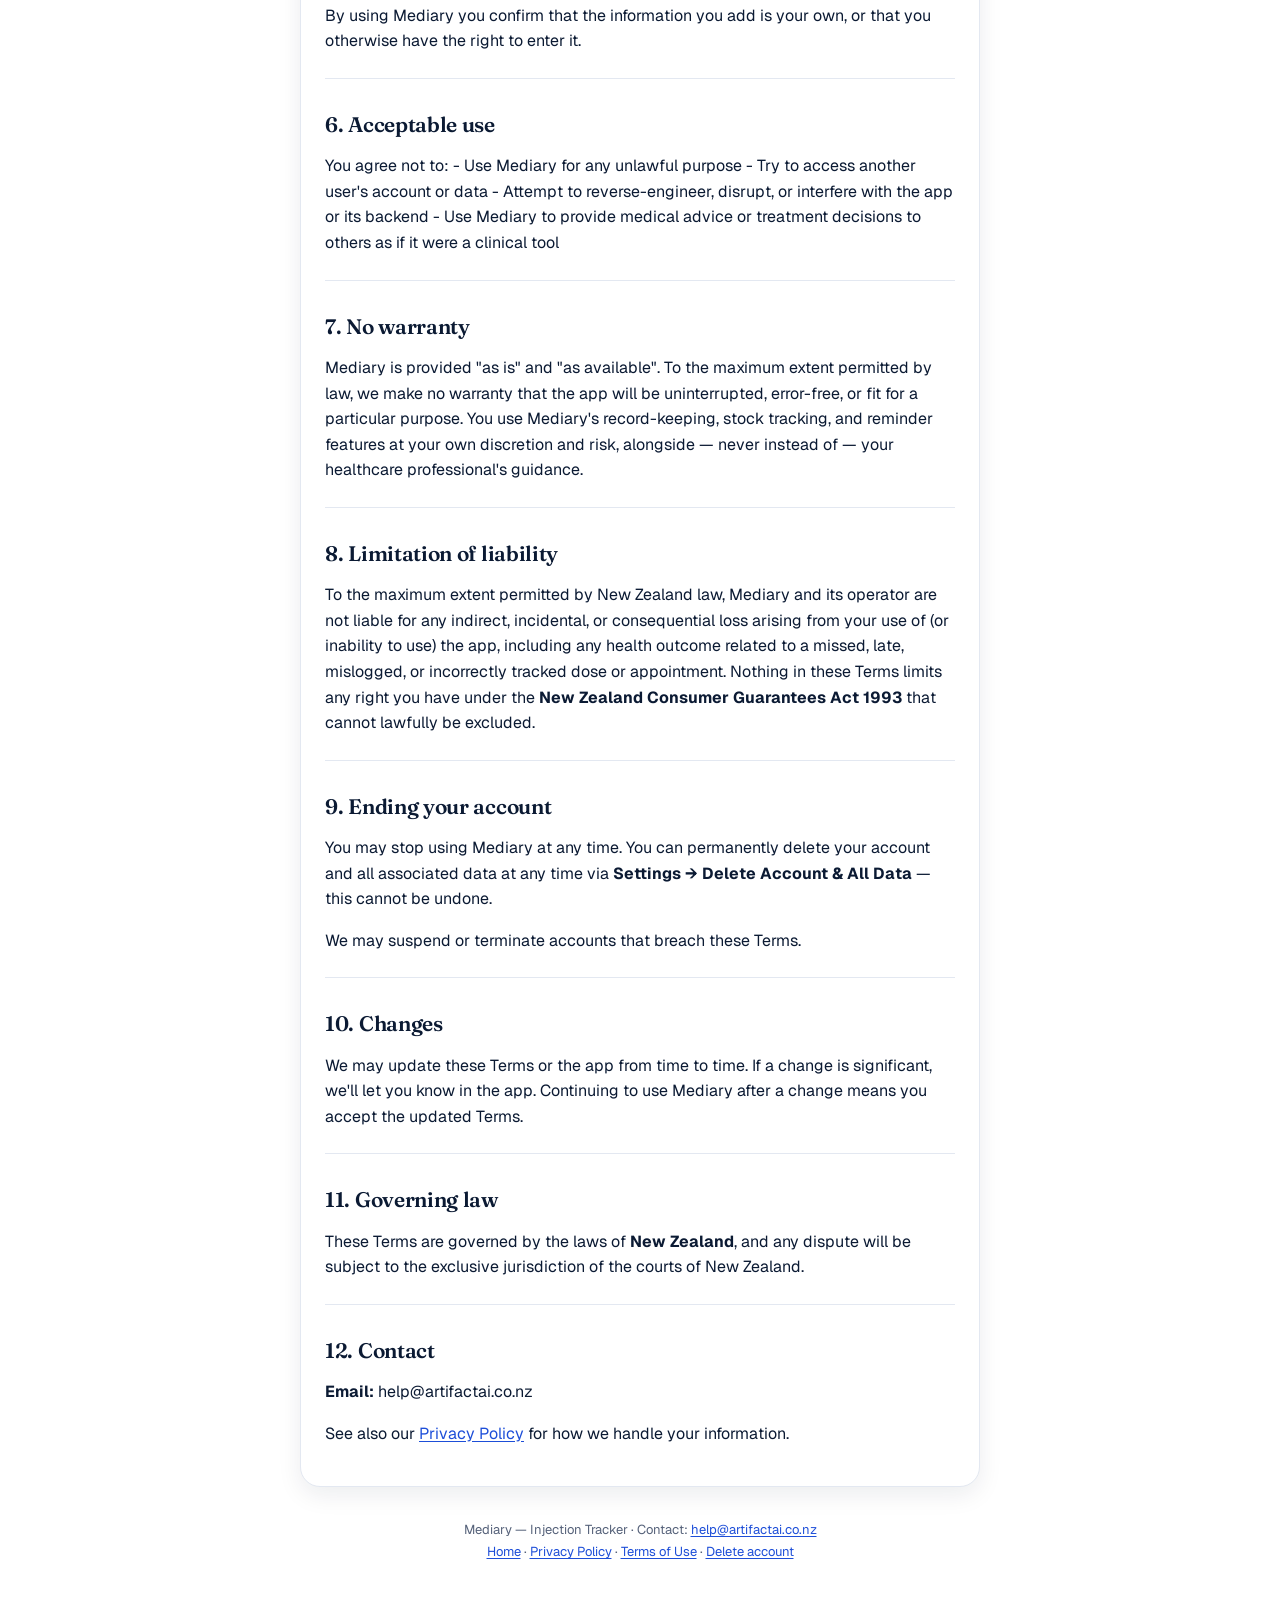
<file: terms.html>
<!doctype html>
<html lang="en">
<head>
<meta charset="utf-8" />
<meta name="viewport" content="width=device-width, initial-scale=1" />
<title>Terms of Use — Mediary</title>
<link rel="preconnect" href="https://fonts.googleapis.com" />
<link rel="preconnect" href="https://fonts.gstatic.com" crossorigin />
<link href="https://fonts.googleapis.com/css2?family=Fraunces:opsz,wght@9..144,500;9..144,600&family=Geist:wght@400;500;600&display=swap" rel="stylesheet" />
<meta name="theme-color" content="#1E5BE6" />
<link rel="icon" type="image/png" href="assets/favicon.png" />
<link rel="apple-touch-icon" href="assets/apple-touch-icon.png" />
<link rel="stylesheet" href="assets/style.css" />
</head>
<body>
<header class="hero"><div class="hero-inner"><a class="brand" href="./"><img class="icon" src="assets/app-icon.png" alt="" width="44" height="44" /><img class="wordmark" src="assets/wordmark-white.png" alt="Mediary" /></a></div></header>
<div class="wrap">
<article class="doc">
<h1>Mediary Terms of Use</h1>
<p><strong>Last updated:</strong> 10 October 2026</p>
<p>These Terms of Use ("Terms") govern your use of the Mediary mobile app ("Mediary", "the app"). By creating an account or using Mediary, you agree to these Terms. If you do not agree, please don't use the app.</p>
<hr />
<h2>1. What Mediary is — and isn't</h2>
<p>Mediary helps you record and organise your own injection information: injections, doses, injection records, symptoms, weight, notes, provider details, and appointments.</p>
<p><strong>Mediary is not a medical device. It does not provide medical advice, diagnosis, or treatment recommendations, and it is not a substitute for professional medical care.</strong> Always follow the instructions given to you by your doctor, pharmacist, or other qualified healthcare professional. If you have a medical emergency, contact emergency services immediately — do not rely on Mediary.</p>
<p>Reminders are a convenience feature only. You are responsible for your own injection schedule; Mediary is not responsible for missed, late, or incorrectly logged doses.</p>
<hr />
<h2>2. Eligibility</h2>
<p>Mediary is intended for adults tracking their own injections and health records. You must be at least 16 years old to create an account. Each account is for one person only: you may not use Mediary to manage the treatment or records of someone else.</p>
<hr />
<h2>3. Your account</h2>
<p>Mediary uses <strong>Sign in with Apple</strong> or <strong>Sign in with Google</strong> only — there is no Mediary password. You are responsible for keeping your Apple or Google account secure, since access to it gives access to Mediary.</p>
<p>You agree to provide accurate information and to keep your account information up to date. You're responsible for all activity that happens under your account.</p>
<hr />
<h2>4. Free trial and Lifetime Access</h2>
<ul>
<li>New accounts get a <strong>30-day free trial</strong> with full access to the app.</li>
<li>After the trial, continued use requires a one-time <strong>"Lifetime Access" purchase (NZ$16.99)</strong>.</li>
<li>Purchases are processed by the <strong>Apple App Store</strong> or <strong>Google Play Store</strong>, not by Mediary directly. Billing, receipts, and refunds are handled under Apple's or Google's own purchase and refund policies — Mediary does not process payments or issue refunds directly.</li>
<li>Lifetime Access applies to the account it was purchased on and is not transferable between accounts.</li>
</ul>
<hr />
<h2>5. Your content</h2>
<p>You own the information you enter into Mediary. You're responsible for making sure it's accurate — Mediary only stores and displays what you give it; it does not verify or validate medical accuracy.</p>
<p>By using Mediary you confirm that the information you add is your own, or that you otherwise have the right to enter it.</p>
<hr />
<h2>6. Acceptable use</h2>
<p>You agree not to:
- Use Mediary for any unlawful purpose
- Try to access another user's account or data
- Attempt to reverse-engineer, disrupt, or interfere with the app or its backend
- Use Mediary to provide medical advice or treatment decisions to others as if it were a clinical tool</p>
<hr />
<h2>7. No warranty</h2>
<p>Mediary is provided "as is" and "as available". To the maximum extent permitted by law, we make no warranty that the app will be uninterrupted, error-free, or fit for a particular purpose. You use Mediary's record-keeping, stock tracking, and reminder features at your own discretion and risk, alongside — never instead of — your healthcare professional's guidance.</p>
<hr />
<h2>8. Limitation of liability</h2>
<p>To the maximum extent permitted by New Zealand law, Mediary and its operator are not liable for any indirect, incidental, or consequential loss arising from your use of (or inability to use) the app, including any health outcome related to a missed, late, mislogged, or incorrectly tracked dose or appointment. Nothing in these Terms limits any right you have under the <strong>New Zealand Consumer Guarantees Act 1993</strong> that cannot lawfully be excluded.</p>
<hr />
<h2>9. Ending your account</h2>
<p>You may stop using Mediary at any time. You can permanently delete your account and all associated data at any time via <strong>Settings → Delete Account &amp; All Data</strong> — this cannot be undone.</p>
<p>We may suspend or terminate accounts that breach these Terms.</p>
<hr />
<h2>10. Changes</h2>
<p>We may update these Terms or the app from time to time. If a change is significant, we'll let you know in the app. Continuing to use Mediary after a change means you accept the updated Terms.</p>
<hr />
<h2>11. Governing law</h2>
<p>These Terms are governed by the laws of <strong>New Zealand</strong>, and any dispute will be subject to the exclusive jurisdiction of the courts of New Zealand.</p>
<hr />
<h2>12. Contact</h2>
<p><strong>Email:</strong> help@artifactai.co.nz</p>
<p>See also our <a href="privacy.html">Privacy Policy</a> for how we handle your information.</p>
</article>
<footer>Mediary — Injection Tracker · Contact: <a href="mailto:help@artifactai.co.nz">help@artifactai.co.nz</a><br><a href="./">Home</a> · <a href="privacy.html">Privacy Policy</a> · <a href="terms.html">Terms of Use</a> · <a href="delete-account/">Delete account</a></footer>
</div>
</body>
</html>
</file>
<file: assets/style.css>
/* Mediary legal pages — tokens mirror src/theme/colors.ts and typography.ts in the app repo. */
:root{
  --background:#FFFFFF;--background-tint:#E6F4FF;--surface:#FFFFFF;--surface-secondary:#F1F4F9;
  --text-primary:#0B1A33;--text-secondary:#33415A;--text-muted:#56627A;
  --accent:#1D4ED8;--accent-strong:#1E3A8A;--accent-soft:#DDEFFF;--accent-soft-border:#BFE3FF;
  --hero-top:#1E5BE6;--hero-bottom:#4F8FF7;
  --divider:#E3E8F1;
  --serif:"Fraunces",Georgia,"Times New Roman",serif;
  --sans:"Geist",-apple-system,BlinkMacSystemFont,"Segoe UI",Roboto,Helvetica,Arial,sans-serif;
}
*{box-sizing:border-box}
html{-webkit-text-size-adjust:100%}
body{margin:0;min-height:100vh;color:var(--text-primary);font-family:var(--sans);line-height:1.6;
  background:linear-gradient(180deg,var(--background-tint) 0,var(--background) 420px) no-repeat,var(--background)}
.hero{background:linear-gradient(180deg,var(--hero-top),var(--hero-bottom));color:#fff;padding:20px 20px 72px}
.hero-inner{max-width:720px;margin:0 auto}
.brand{display:flex;align-items:center;gap:12px;text-decoration:none;color:#fff}
.brand img.icon{width:44px;height:44px;border-radius:12px;box-shadow:0 4px 14px rgba(11,26,51,.25)}
.brand img.wordmark{height:22px;width:auto;display:block}
.wrap{max-width:720px;margin:-48px auto 0;padding:0 20px 72px}
.doc,.card{background:var(--surface);border:1px solid var(--divider);border-radius:20px;padding:24px;
  box-shadow:0 8px 24px rgba(11,26,51,.08)}
.card{margin-bottom:20px}
h1,h2,h3{font-family:var(--serif);font-weight:600;color:var(--text-primary);letter-spacing:-.3px;line-height:1.25}
h1{font-size:28px;letter-spacing:-.5px;margin:0 0 12px}
h2{font-size:21px;margin:32px 0 8px}
h3{font-size:17px;margin:20px 0 6px}
.card h2{font-size:18px;margin:0 0 12px}
.subtitle{color:var(--text-secondary);margin:0 0 24px}
p,li{font-size:16px}
a{color:var(--accent);text-underline-offset:2px}
a:hover{color:var(--accent-strong)}
hr,.divider{border:none;border-top:1px solid var(--divider);margin:24px 0}
ul,ol{padding-left:22px}
li+li{margin-top:6px}
table{border-collapse:collapse;width:100%;font-size:14px;display:block;overflow-x:auto}
th,td{border:1px solid var(--divider);padding:8px 10px;text-align:left;vertical-align:top}
th{background:var(--accent-soft);color:var(--accent-strong);font-weight:600}
.links{list-style:none;padding:0;margin:20px 0}
.links li{margin:0 0 10px}
.links a{display:block;padding:14px 16px;border:1px solid var(--accent-soft-border);background:var(--accent-soft);
  border-radius:14px;font-weight:600;color:var(--accent-strong);text-decoration:none}
.links a:hover{background:#CFE8FF}
.button{display:inline-block;background:var(--accent);color:#fff;text-decoration:none;font-weight:600;
  padding:12px 20px;border-radius:999px;font-size:15px}
.button:hover{background:var(--accent-strong);color:#fff}
.muted{color:var(--text-muted);font-size:14px}
footer{margin-top:32px;color:var(--text-muted);font-size:13px;text-align:center;line-height:1.7}
footer a{color:var(--accent)}
@media (max-width:480px){.doc,.card{padding:20px;border-radius:16px}h1{font-size:25px}}
</file>
